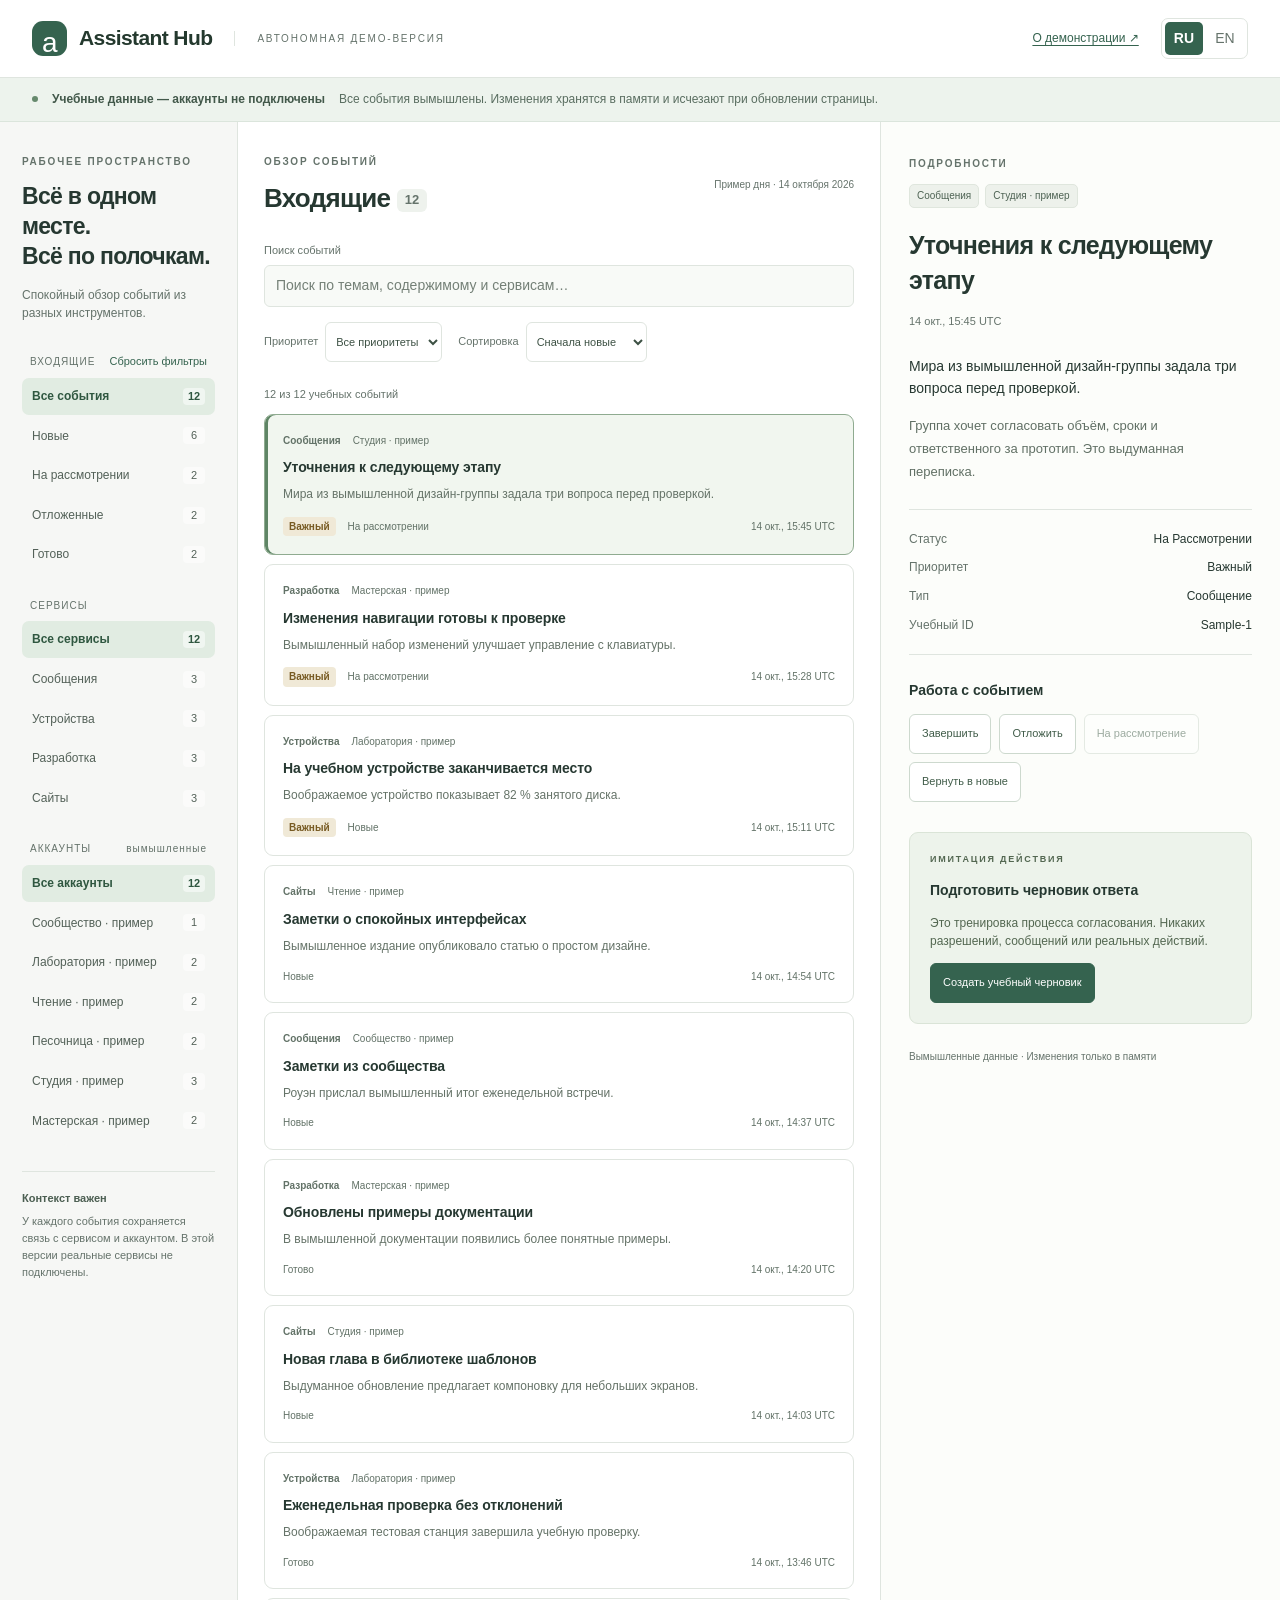
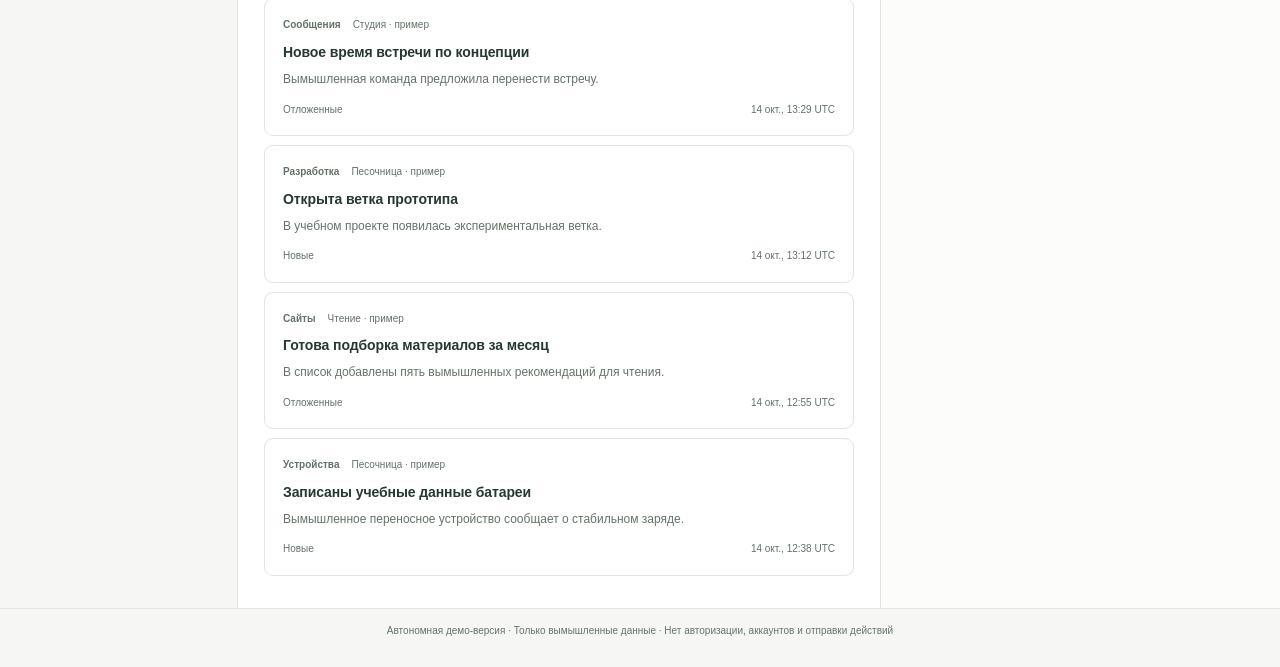
<file: web/index.html>
<!doctype html>
<html lang="ru">
<head>
  <meta charset="utf-8">
  <meta name="viewport" content="width=device-width, initial-scale=1">
  <meta http-equiv="Content-Security-Policy" content="default-src 'none'; script-src 'self'; style-src 'self'; connect-src 'none'; img-src 'none'; font-src 'none'; object-src 'none'; base-uri 'none'; form-action 'none'; worker-src 'none'">
  <title>Assistant Hub · Демонстрация</title>
  <link rel="icon" href="data:,">
  <link rel="stylesheet" href="./styles.css">
  <script type="module" src="./app.mjs"></script>
</head>
<body>
  <a class="skip" href="#workspace" data-i18n="skip">К списку событий</a>
  <header class="topbar">
    <a class="brand" href="./index.html"><span class="logo" aria-hidden="true">a</span>Assistant Hub</a>
    <span class="preview-label" data-i18n="preview">АВТОНОМНАЯ ДЕМО-ВЕРСИЯ</span>
    <a class="about-link" href="./README.md" data-i18n="about">О демонстрации ↗</a>
    <div class="language-switch" role="group" aria-label="Язык интерфейса" data-i18n-aria="language">
      <button id="locale-ru" type="button" lang="ru" aria-pressed="true">RU</button>
      <button id="locale-en" type="button" lang="en" aria-pressed="false">EN</button>
    </div>
  </header>
  <div class="banner"><span class="demo-dot" aria-hidden="true"></span><strong data-i18n="demo">Учебные данные — аккаунты не подключены</strong><span data-i18n="demoNotice">Все события вымышлены. Изменения хранятся в памяти и исчезают при обновлении страницы.</span></div>
  <div class="shell">
    <aside class="sidebar" aria-label="Источники и фильтры" data-i18n-aria="filters">
      <button id="filters-toggle" class="filters-toggle" type="button" aria-expanded="false" aria-controls="sidebar-content"><span data-i18n="filters">Источники и фильтры</span><span aria-hidden="true">▾</span></button>
      <div id="sidebar-content" class="sidebar-content">
      <p class="eyebrow" data-i18n="workspace">РАБОЧЕЕ ПРОСТРАНСТВО</p><h1><span data-i18n="headline1">Всё в одном месте.</span><br><span data-i18n="headline2">Всё по полочкам.</span></h1><p class="muted intro" data-i18n="intro">Спокойный обзор событий из разных инструментов.</p>
      <div class="section-label"><span data-i18n="inboxGroup">ВХОДЯЩИЕ</span> <button id="reset" class="text-button" type="button" data-i18n="reset">Сбросить фильтры</button></div>
      <div id="statuses" class="nav-group"></div>
      <div class="section-label" data-i18n="servicesGroup">СЕРВИСЫ</div><div id="sources" class="nav-group"></div>
      <div class="section-label"><span data-i18n="accountsGroup">АККАУНТЫ</span> <span class="muted" data-i18n="fictional">вымышленные</span></div><div id="accounts" class="nav-group"></div>
      <div class="sidebar-note"><strong data-i18n="sidebarNote">Контекст важен</strong><p data-i18n="sidebarNoteText">У каждого события сохраняется связь с сервисом и аккаунтом. В этой версии реальные сервисы не подключены.</p></div>
      </div>
    </aside>
    <main id="workspace" class="inbox" tabindex="-1">
      <div class="inbox-heading"><div><p class="eyebrow" data-i18n="overview">ОБЗОР СОБЫТИЙ</p><h2><span data-i18n="inbox">Входящие</span> <span id="count" class="count"></span></h2></div><span class="muted" data-i18n="sampleDate">Пример дня · 14 октября 2026</span></div>
      <label class="search-label" for="search" data-i18n="search">Поиск событий</label><input id="search" type="search" placeholder="Поиск по темам, содержимому и сервисам…" data-i18n-placeholder="searchPlaceholder" autocomplete="off">
      <div class="toolbar"><label><span data-i18n="priority">Приоритет</span> <select id="priority"><option value="" data-i18n="allPriorities">Все приоритеты</option><option value="important" data-i18n="important">Важный</option><option value="normal" data-i18n="normal">Обычный</option></select></label><label><span data-i18n="sort">Сортировка</span> <select id="sort"><option value="latest" data-i18n="latest">Сначала новые</option><option value="important" data-i18n="importantFirst">Сначала важные</option></select></label></div>
      <p id="results" class="muted result-label" role="status"></p><div id="items" class="items" aria-label="Список событий" data-i18n-aria="activityItems"></div>
    </main>
    <aside id="inspector" class="inspector" aria-label="Подробности выбранного события" data-i18n-aria="detailsLabel"></aside>
  </div>
  <footer data-i18n="footer">Автономная демо-версия · Только вымышленные данные · Нет авторизации, аккаунтов и отправки действий</footer>
  <p id="announcement" class="sr-only" role="status" aria-live="polite"></p>
  <noscript>Для этой демо-версии нужен JavaScript. Реальные аккаунты и личные данные недоступны.</noscript>
</body>
</html>
</file>
<file: web/styles.css>
:root { color-scheme: light; font-family: -apple-system, BlinkMacSystemFont, "Segoe UI", sans-serif; color: #263831; background: #f6f7f5; font-size: 14px; line-height: 1.55; --accent: #35634f; --muted: #65736b; --border: #dfe5df; }
* { box-sizing: border-box; }
body { margin: 0; }
button, input, select { font: inherit; }
button, a, input, select { -webkit-tap-highlight-color: transparent; }
button { cursor: pointer; }
a { color: var(--accent); text-underline-offset: 3px; }
button:focus-visible, a:focus-visible, input:focus-visible, select:focus-visible, [tabindex]:focus-visible { outline: 3px solid #558bce; outline-offset: 3px; }
.topbar { min-height: 78px; display: flex; align-items: center; gap: 22px; padding: 16px 32px; background: white; border-bottom: 1px solid var(--border); }
.brand { display: flex; align-items: center; gap: 12px; text-decoration: none; font-size: 21px; font-weight: 700; letter-spacing: -.6px; color: #24392e; }
.logo { display: grid; place-items: center; width: 35px; height: 35px; border-radius: 11px; background: var(--accent); color: white; font-size: 28px; font-weight: 500; }
.preview-label { font-size: 10px; letter-spacing: 1.8px; color: var(--muted); border-left: 1px solid var(--border); padding-left: 22px; }
.topbar .about-link { margin-left: auto; font-size: 12px; }
.language-switch { display: flex; gap: 3px; flex: none; padding: 3px; border: 1px solid var(--border); border-radius: 7px; }
.language-switch button { border: 0; border-radius: 5px; padding: 6px 9px; background: transparent; color: var(--muted); min-width: 38px; }
.language-switch button[aria-pressed="true"] { background: var(--accent); color: white; font-weight: 700; }
.banner { display: flex; flex-wrap: wrap; align-items: center; gap: 8px 14px; padding: 12px 32px; background: #edf3ed; border-bottom: 1px solid #dbe5dc; font-size: 12px; color: #42584a; }
.demo-dot { background: #66896d; width: 6px; height: 6px; border-radius: 50%; }
.banner > span:last-child { color: #596d60; }
.shell { display: grid; grid-template-columns: 238px minmax(330px, 1fr) minmax(320px, 400px); max-width: 1600px; margin: auto; min-height: calc(100vh - 163px); }
.sidebar { padding: 32px 22px; border-right: 1px solid var(--border); }
.eyebrow { font-size: 10px; font-weight: 650; letter-spacing: 1.8px; color: var(--muted); margin: 0 0 13px; }
h1 { font-size: 23px; line-height: 1.3; font-weight: 600; letter-spacing: -.7px; margin: 0 0 14px; }
h2 { font-size: 26px; letter-spacing: -.7px; line-height: 1.3; margin: 0; font-weight: 600; }
h3 { font-size: 14px; margin: 22px 0 12px; font-weight: 650; }
.muted { color: var(--muted); }.intro { font-size: 12px; margin-bottom: 30px; }
.section-label { display: flex; justify-content: space-between; align-items: center; font-size: 10px; letter-spacing: 1px; color: var(--muted); margin: 25px 8px 8px; }
.text-button { border: none; padding: 0; color: var(--accent); background: transparent; font-size: 11px; letter-spacing: 0; }
.nav-group { display: grid; gap: 3px; }
.nav-button { border: none; display: flex; align-items: center; justify-content: space-between; gap: 8px; background: transparent; border-radius: 7px; color: #536158; padding: 9px 10px; text-align: left; font-size: 12px; }
.nav-button:hover { background: #e9eee8; }.nav-button.active { background: #e1ece2; color: #2f5740; font-weight: 650; }
.nav-count { font-size: 11px; min-width: 22px; text-align: center; border-radius: 4px; background: #ffffff80; }
.sidebar-note { border-top: 1px solid var(--border); padding-top: 18px; margin-top: 32px; font-size: 11px; color: var(--muted); }.sidebar-note strong { color: #4b5e51; }.sidebar-note p { margin: 6px 0; }
.inbox { padding: 32px 26px; background: #fff; min-width: 0; }
.inbox-heading { display: flex; align-items: center; justify-content: space-between; gap: 12px; margin-bottom: 26px; }.inbox-heading > span { font-size: 10px; }
.count { vertical-align: middle; display: inline-block; background: #eef2ed; padding: 3px 8px; border-radius: 6px; font-size: 13px; letter-spacing: 0; color: var(--muted); }
.search-label { display: block; font-size: 11px; margin-bottom: 6px; color: var(--muted); }
input, select { border: 1px solid var(--border); color: #3d5144; border-radius: 6px; background: #fff; padding: 9px 11px; min-height: 40px; }
input { width: 100%; background: #f8faf7; }input::placeholder { color: #748077; }
.toolbar { display: flex; gap: 16px; flex-wrap: wrap; margin-top: 15px; }.toolbar label { font-size: 11px; color: var(--muted); display: flex; align-items: center; gap: 7px; }.toolbar select { font-size: 11px; padding: 6px; }
.result-label { font-size: 11px; margin: 24px 0 11px; }
.items { display: grid; gap: 9px; }
.item { display: block; width: 100%; text-align: left; padding: 18px; border: 1px solid var(--border); border-radius: 9px; background: #fff; color: inherit; }
.item:hover { background: #fafcf9; border-color: #a9bcac; }.item.selected { background: #f1f6ef; border-color: #8fab90; box-shadow: inset 3px 0 #5f8565; }
.item-meta, .item-bottom { display: flex; flex-wrap: wrap; gap: 7px 12px; font-size: 10px; color: #627267; }.item-meta { margin-bottom: 9px; }.item-meta > span:first-child { font-weight: 650; }
.item-title { display: block; font-weight: 650; font-size: 14px; letter-spacing: -.1px; line-height: 1.5; }.item-summary { display: block; font-size: 12px; color: #657368; margin: 7px 0 13px; }.item-bottom { align-items: center; }.item-bottom > span:last-child { margin-left: auto; }
.important { background: #f0e9d7; color: #775a22; border-radius: 4px; padding: 2px 6px; font-weight: 600; }
.inspector { padding: 34px 28px; border-left: 1px solid var(--border); background: #fcfdfa; min-width: 0; overflow-wrap: anywhere; }.inspector h2 { font-size: 25px; line-height: 1.4; margin: 20px 0 12px; }.inspector time { font-size: 11px; color: var(--muted); }
.badges { display: flex; gap: 6px; flex-wrap: wrap; }.badge { background: #edf1eb; border: 1px solid #dfe6dd; padding: 3px 7px; border-radius: 5px; font-size: 10px; color: #4d6253; }
.detail-summary { font-size: 14px; margin-top: 25px; }.body-copy { font-size: 13px; color: #617065; line-height: 1.8; }
.metadata { display: grid; grid-template-columns: 1fr 1fr; gap: 10px; border-block: 1px solid var(--border); padding: 20px 0; margin: 25px 0; font-size: 12px; }.metadata dt { color: var(--muted); }.metadata dd { margin: 0; text-align: right; text-transform: capitalize; }
.actions { display: flex; flex-wrap: wrap; gap: 8px; }.secondary, .primary { border-radius: 6px; padding: 9px 12px; font-size: 11px; min-height: 40px; }.secondary { background: white; border: 1px solid #cdd9ce; color: #405c49; }.primary { background: var(--accent); color: white; border: 1px solid var(--accent); }.primary:hover { background: #274c3b; }.secondary:hover { background: #edf3eb; }button:disabled { opacity: .5; cursor: default; }
.simulation { background: #edf3eb; border: 1px solid #dae4d7; padding: 20px; border-radius: 9px; margin-top: 30px; }.simulation h3 { margin-top: 0; }.simulation p { font-size: 12px; color: #536751; }.simulation .eyebrow { font-size: 9px; }.simulation .draft { background: #ffffff99; padding: 12px; border-radius: 5px; }.simulation-state { font-weight: 650; }.detail-foot { font-size: 10px; margin-top: 25px; }
footer { border-top: 1px solid var(--border); padding: 14px 32px; color: var(--muted); font-size: 10px; text-align: center; }
.sr-only, .skip { position: absolute; width: 1px; height: 1px; padding: 0; overflow: hidden; clip-path: inset(50%); white-space: nowrap; }.skip:focus { position: fixed; width: auto; height: auto; clip-path: none; padding: 12px; background: white; z-index: 10; }
@media (min-width: 1500px) { .shell { border-inline: 1px solid var(--border); } }
@media (max-width: 1100px) { .shell { grid-template-columns: 200px minmax(280px, 1fr) minmax(280px, 1fr); }.sidebar { padding: 26px 15px; }.inbox, .inspector { padding: 26px 18px; }.inbox-heading { align-items: start; flex-direction: column; } }
@media (max-width: 900px) { .shell { grid-template-columns: 190px minmax(0, 1fr); }.sidebar { grid-row: span 2; }.inspector { grid-column: 2; border-top: 1px solid var(--border); border-left: none; }.inbox { border-bottom: 0; }.inbox-heading { flex-direction: row; }.items { max-height: 520px; overflow-y: auto; padding: 4px; } }
@media (max-width: 600px) { .topbar { padding: 16px; gap: 10px; flex-wrap: wrap; } .topbar .about-link { margin-left: 0; } .language-switch { margin-left: auto; }.brand { font-size: 19px; }.preview-label { display: none; }.banner { padding: 12px 16px; gap: 5px 8px; }.banner > span:last-child { flex-basis: 100%; }.shell { display: block; }.sidebar { padding: 22px 16px; border-right: none; border-bottom: 1px solid var(--border); }.sidebar h1 { font-size: 20px; }.sidebar h1 br { display: none; }.intro, .sidebar-note { display: none; }.section-label { margin-top: 16px; }.nav-group { display: flex; flex-wrap: wrap; gap: 5px; }.nav-button { border: 1px solid var(--border); font-size: 11px; min-height: 40px; }.inbox, .inspector { padding: 26px 16px; }.inbox-heading { flex-wrap: wrap; }.item { padding: 15px; }.items { max-height: 470px; }.inspector h2 { font-size: 24px; }footer { padding: 14px 16px; } }
@media (prefers-reduced-motion: reduce) { * { scroll-behavior: auto; } }

/* Mobile: show the actual inbox above the fold; expand filters on demand. */
.filters-toggle { display: none; }
@media (max-width: 600px) {
  .sidebar { padding: 12px 16px; }
  .filters-toggle { width: 100%; display: flex; align-items: center; justify-content: space-between; min-height: 43px; padding: 8px 12px; border: 1px solid var(--border); border-radius: 7px; background: #fff; color: var(--accent); font-weight: 600; text-align: left; }
  .sidebar:not(.expanded) .sidebar-content { display: none; }
  .sidebar.expanded .sidebar-content { padding-top: 16px; }
}
</file>
